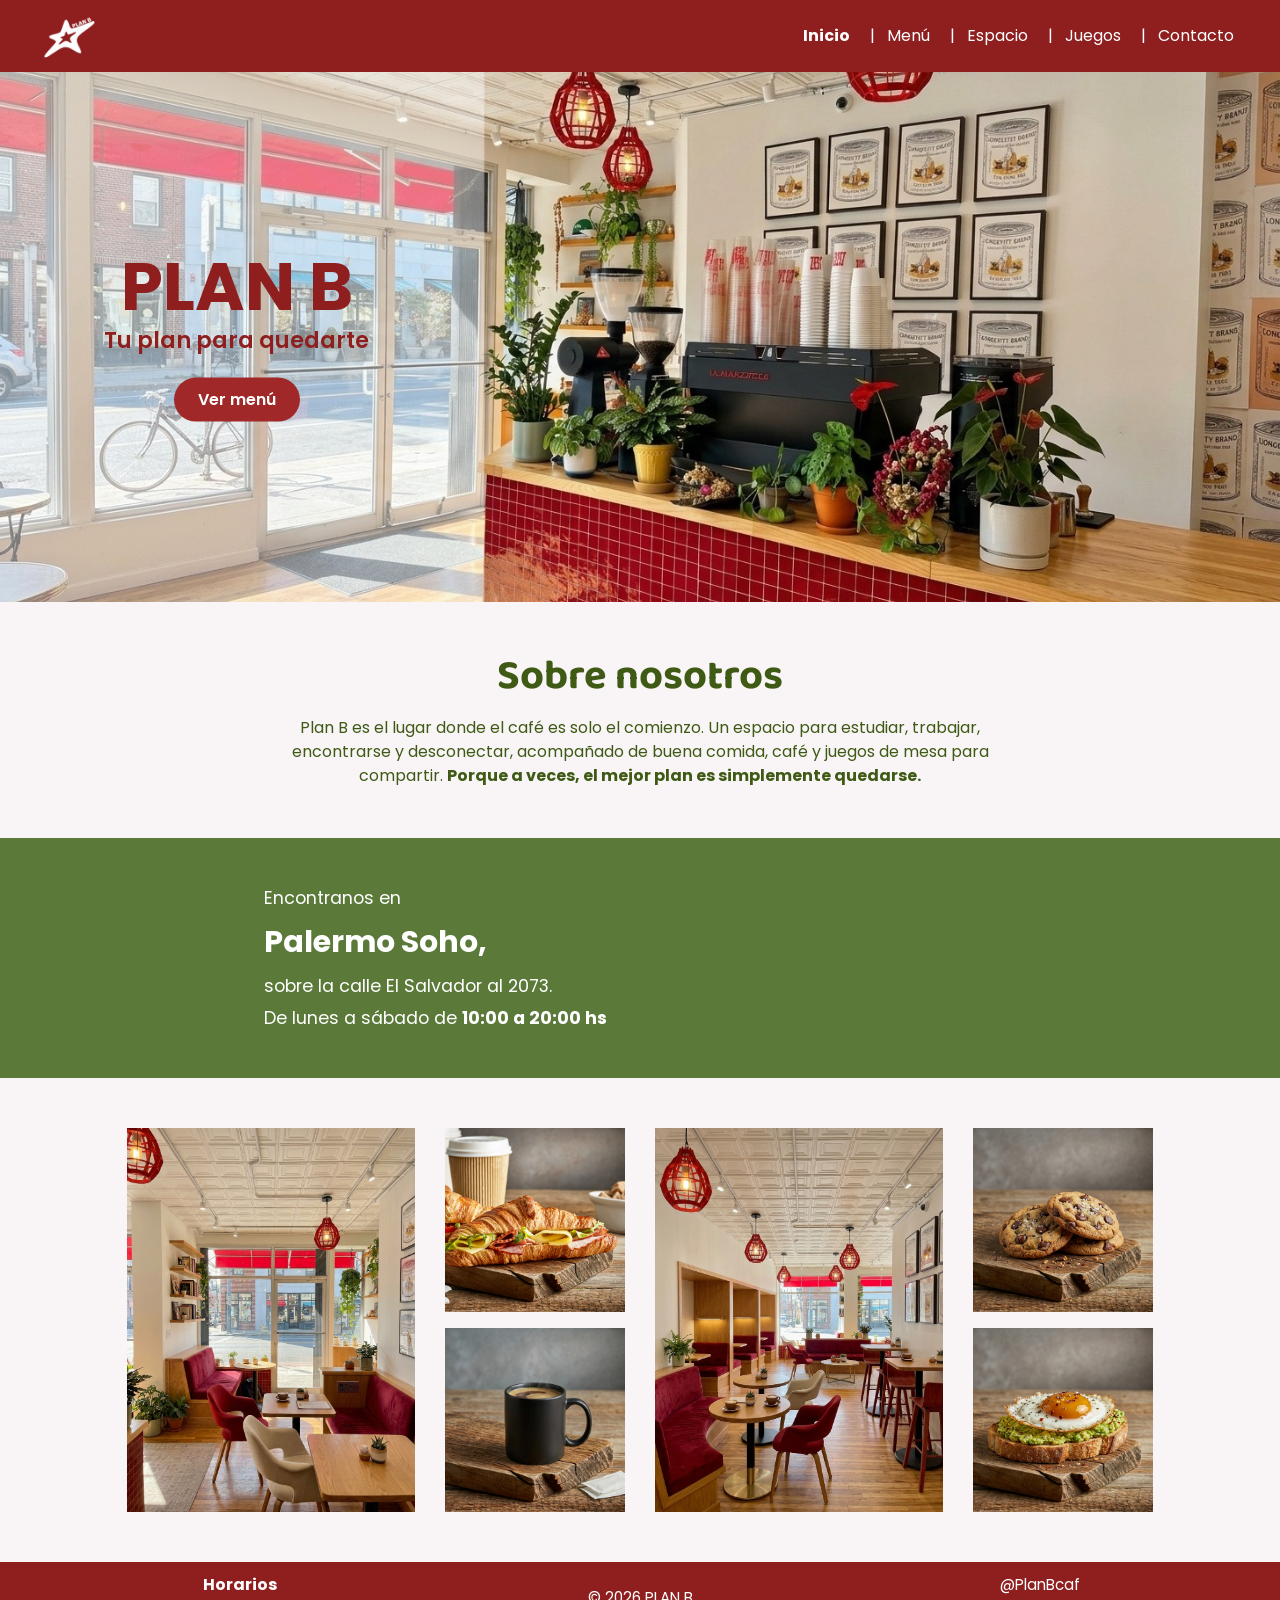
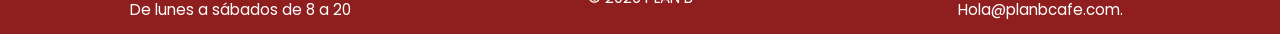
<file: index.html>
<!DOCTYPE html>
<html lang="es">
<head>
  <meta charset="UTF-8">
  <meta name="viewport" content="width=device-width, initial-scale=1.0">
  <title>Plan B | Tu plan para quedarte</title>
  <link rel="stylesheet" href="style.css">
</head>
<body>

  <header class="encabezado">
    <a href="index.html" class="logo">
      <img src="Imagenes/Logo.png" alt="Logo de Plan B">
    </a>
    <nav class="menu">
      <a href="index.html" class="activo">Inicio</a>
      <a href="menu.html">Menú</a>
      <a href="espacio.html">Espacio</a>
      <a href="juegos.html">Juegos</a>
      <a href="contacto.html">Contacto</a>
    </nav>
  </header>

    <main>

   <section class="hero" role="img" aria-label="Cafeteria principal">
  <div class="hero-texto">
    <h1>PLAN B</h1>
    <p>Tu plan para quedarte</p>
    <a href="menu.html" class="boton">Ver menú</a>
  </div>
</section>

    <section class="sobre-nosotros">
      <h2>Sobre nosotros</h2>
      <p>
        Plan B es el lugar donde el café es solo el comienzo. Un espacio para
        estudiar, trabajar, encontrarse y desconectar, acompañado de buena comida,
        café y juegos de mesa para compartir.
        <strong>Porque a veces, el mejor plan es simplemente quedarse.</strong>
      </p>
    </section>

    <section class="ubicacion">
      <div class="ubicacion-texto">
        <p>Encontranos en</p>
        <h3>Palermo Soho,</h3>
        <p>sobre la calle El Salvador al 2073.</p>
        <p>De lunes a sábado de <strong>10:00 a 20:00 hs</strong></p>
      </div>
      <div class="ubicacion-mapa">
     <div class="ubicacion-mapa">
  <iframe
    src="https://www.google.com/maps?q=El+Salvador+4600,+Palermo,+Buenos+Aires,+Argentina&z=17&output=embed"
    title="Mapa de ubicación de Plan B en Palermo Soho"
    loading="lazy"
    allowfullscreen></iframe>
</div>

    </section>

    <section class="galeria">
      <img src="Imagenes/Inicio/mesas2.jpg" alt="Epsacio" class="foto-alta">
      <div class="galeria-columna">
        <img src="Imagenes/Inicio/medialuna con jyq.jpg" alt="Croissant de jamón y queso">
        <img src="Imagenes/Inicio/cafe.jpg" alt="Taza de café negro">
      </div>
      <img src="Imagenes/Inicio/mesas1.jpg" alt="Mesas y ventanal de Plan B" class="foto-alta">
      <div class="galeria-columna">
        <img src="Imagenes/Inicio/cookies.jpg" alt="Cookies con chips de chocolate">
        <img src="Imagenes/Inicio/avocado toast.jpg" alt="Tostada con palta y huevo">
      </div>
    </section>

  </main>

  <footer class="pie">
    <div class="pie-horarios">
      <h4>Horarios</h4>
      <p>De lunes a sábados de 8 a 20</p>
    </div>
    <div class="pie-copy">
      <p>&copy; 2026 PLAN B</p>
    </div>
    <div class="pie-contacto">
      <p>@PlanBcaf</p>
      <p>Hola@planbcafe.com.</p>
    </div>
  </footer>

</body>
</html>
</file>
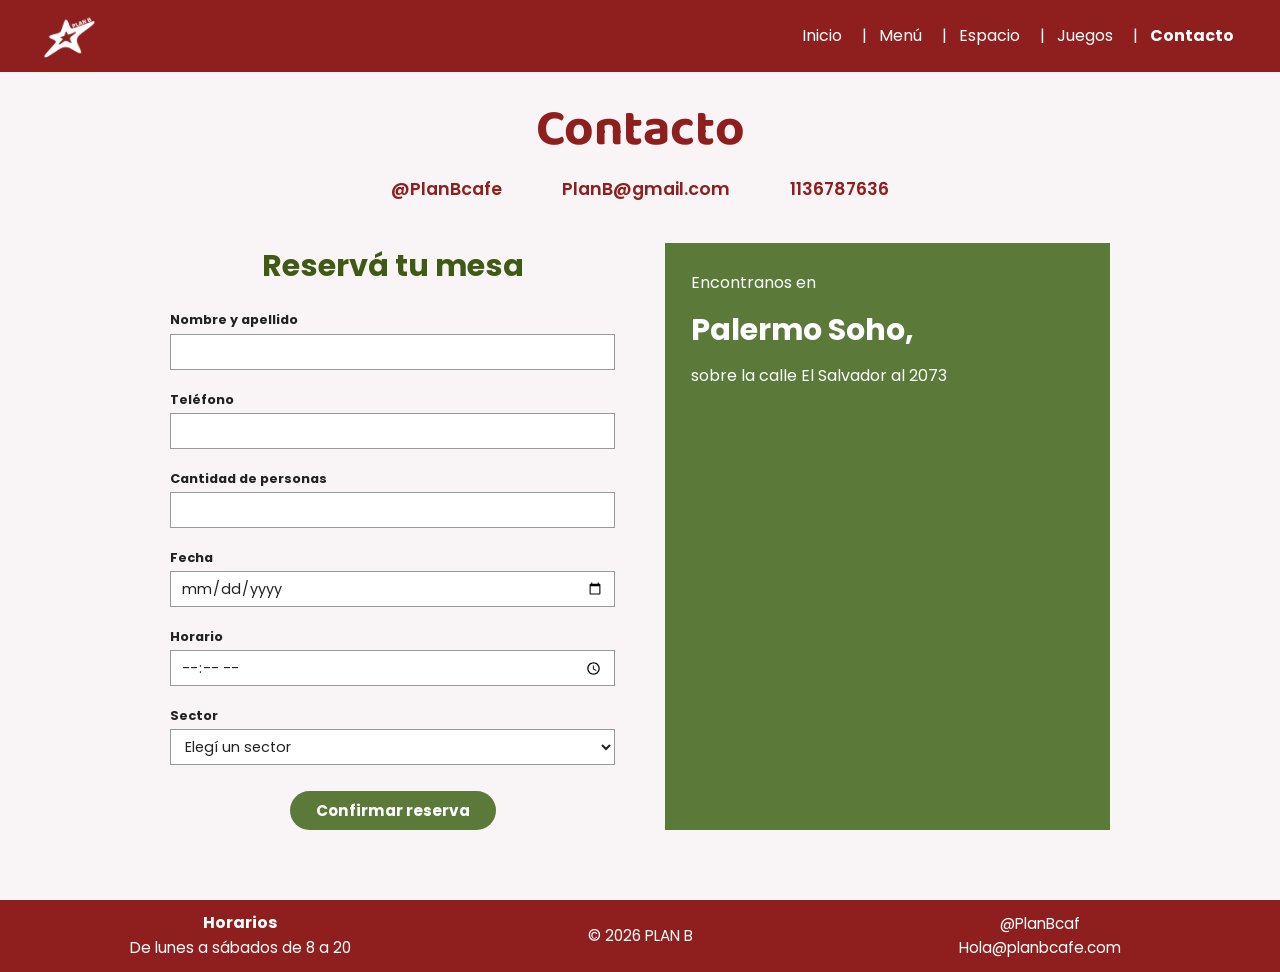
<file: Contacto.html>
<!DOCTYPE html>
<html lang="es">
<head>
  <meta charset="UTF-8">
  <meta name="viewport" content="width=device-width, initial-scale=1.0">
  <title>Contacto | Plan B</title>
  <link rel="stylesheet" href="style.css">
</head>
<body>

  <!-- ENCABEZADO (igual que en las otras páginas, pero "Contacto" queda activo) -->
  <header class="encabezado">
    <a href="index.html" class="logo">
      <img src="Imagenes/Logo.png" alt="Logo de Plan B">
    </a>
    <nav class="menu">
      <a href="index.html">Inicio</a>
      <a href="menu.html">Menú</a>
      <a href="espacio.html">Espacio</a>
      <a href="juegos.html">Juegos</a>
      <a href="contacto.html" class="activo">Contacto</a>
    </nav>
  </header>

  <main class="pagina-contacto">

    <h1 class="titulo-contacto">Contacto</h1>

    <!-- DATOS DE CONTACTO -->
    <ul class="datos-contacto">
      <li>@PlanBcafe</li>
      <li>PlanB@gmail.com</li>
      <li>1136787636</li>
    </ul>

    <div class="contacto-contenido">

      <!-- FORMULARIO DE RESERVA -->
      <section class="reserva">
        <h2>Reservá tu mesa</h2>

        <form id="form-reserva">

          <label for="nombre">Nombre y apellido</label>
          <input type="text" id="nombre" name="nombre" required>

          <label for="telefono">Teléfono</label>
          <input type="tel" id="telefono" name="telefono" required>

          <label for="personas">Cantidad de personas</label>
          <input type="number" id="personas" name="personas" min="1" max="12" required>

          <label for="fecha">Fecha</label>
          <input type="date" id="fecha" name="fecha" required>

          <label for="horario">Horario</label>
          <input type="time" id="horario" name="horario" min="08:00" max="20:00" required>

          <label for="sector">Sector</label>
          <select id="sector" name="sector" required>
            <option value="" disabled selected>Elegí un sector</option>
            <option value="Salón">Estudio/trabajo</option>
            <option value="Ventanal">Juegos</option>
          </select>

          <button type="submit" class="boton-reserva">Confirmar reserva</button>

          <!-- Mensaje que aparece al confirmar -->
          <p id="mensaje-reserva" class="mensaje-reserva" role="status" hidden></p>
        </form>
      </section>

      <!-- UBICACIÓN -->
      <aside class="ubicacion-contacto">
        <p>Encontranos en</p>
        <h3>Palermo Soho,</h3>
        <p>sobre la calle El Salvador al 2073</p>
        <iframe
          class="mapa"
          src="https://www.google.com/maps?q=El+Salvador+4600,+Palermo,+Buenos+Aires,+Argentina&z=17&output=embed"
          title="Mapa de ubicación de Plan B en Palermo Soho"
          loading="lazy"
          allowfullscreen></iframe>
      </aside>

    </div>

  </main>

  <!-- PIE DE PÁGINA (igual que en las otras páginas) -->
  <footer class="pie">
    <div class="pie-horarios">
      <h4>Horarios</h4>
      <p>De lunes a sábados de 8 a 20</p>
    </div>
    <div class="pie-copy">
      <p>&copy; 2026 PLAN B</p>
    </div>
    <div class="pie-contacto">
      <p>@PlanBcaf</p>
      <p>Hola@planbcafe.com</p>
    </div>
  </footer>

  <script>
    const formulario = document.getElementById("form-reserva");
    const mensaje = document.getElementById("mensaje-reserva");
    const campoFecha = document.getElementById("fecha");

    // No permite elegir fechas pasadas
    campoFecha.min = new Date().toISOString().split("T")[0];

    formulario.addEventListener("submit", function (evento) {
      evento.preventDefault();   // evita que la página se recargue

      const nombre = document.getElementById("nombre").value;
      mensaje.textContent = "¡Reserva exitosa! Te esperamos, " + nombre + ".";
      mensaje.hidden = false;

      formulario.reset();        // vacía los campos
    });
  </script>

</body>
</html>
</file>
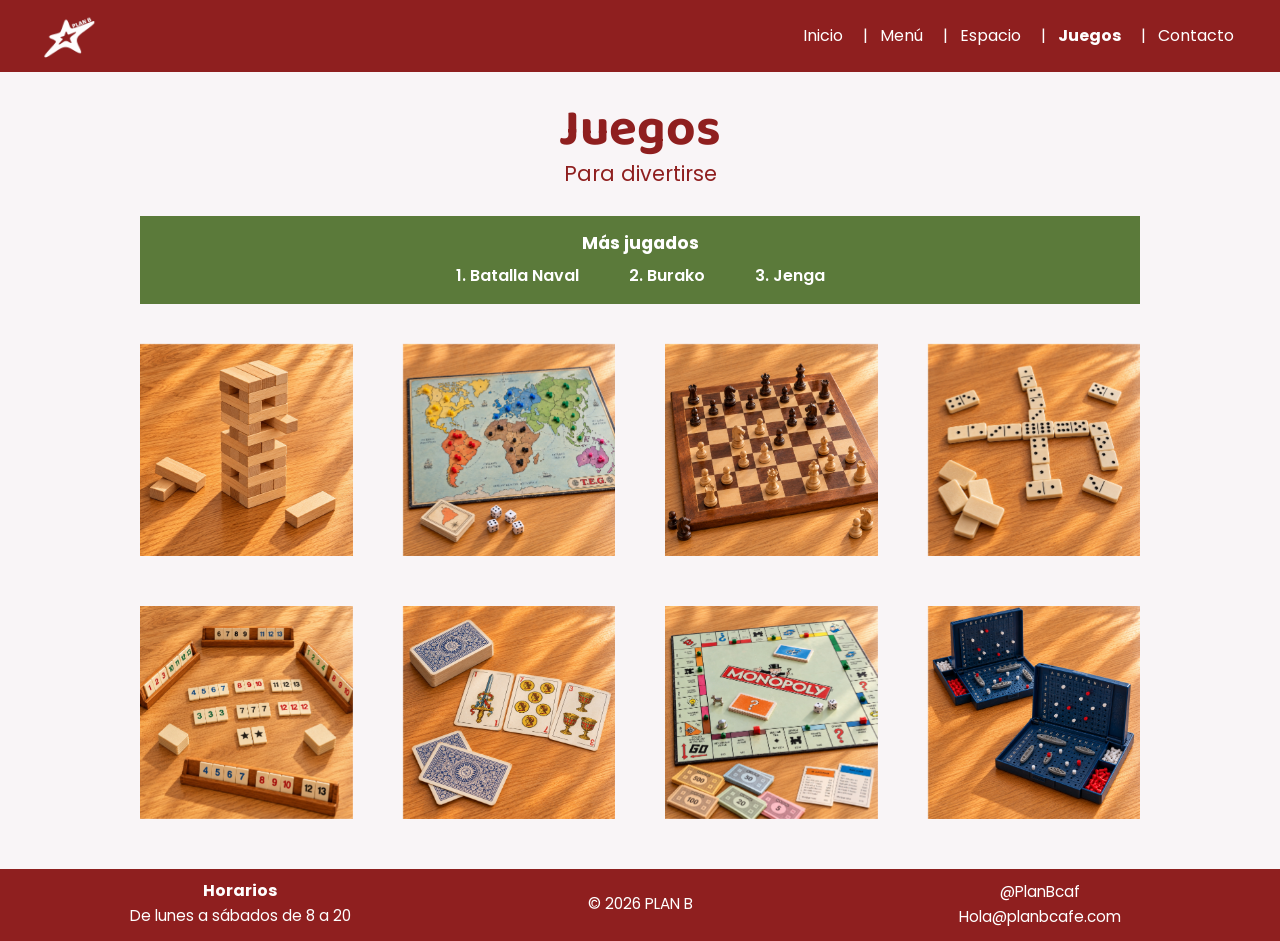
<file: Juegos.html>
<!DOCTYPE html>
<html lang="es">
<head>
  <meta charset="UTF-8">
  <meta name="viewport" content="width=device-width, initial-scale=1.0">
  <title>Juegos | Plan B</title>
  <link rel="stylesheet" href="style.css">
</head>
<body>

  <!-- ENCABEZADO (igual que en las otras páginas, pero "Juegos" queda activo) -->
  <header class="encabezado">
    <a href="index.html" class="logo">
      <img src="Imagenes/Logo.png" alt="Logo de Plan B">
    </a>
    <nav class="menu">
      <a href="index.html">Inicio</a>
      <a href="menu.html">Menú</a>
      <a href="espacio.html">Espacio</a>
      <a href="juegos.html" class="activo">Juegos</a>
      <a href="contacto.html">Contacto</a>
    </nav>
  </header>

  <main class="pagina-juegos">

    <h1 class="titulo-juegos">Juegos</h1>
    <p class="subtitulo-juegos">Para divertirse</p>

    <!-- MÁS JUGADOS -->
    <section class="mas-jugados">
      <h2>Más jugados</h2>
      <ol>
        <li>Batalla Naval</li>
        <li>Burako</li>
        <li>Jenga</li>
      </ol>
    </section>

    <!-- GRILLA DE JUEGOS: cada .juego es una tarjeta que se da vuelta -->
    <section class="grilla-juegos">

      <article class="juego" tabindex="0">
        <div class="juego-interior">
          <div class="juego-frente">
            <img src="Imagenes/Juegos de mesa/yenga.jpeg" alt="Jenga">
          </div>
          <div class="juego-dorso">
            <h3>Jenga</h3>
            <p>Duración: 15/20 mins</p>
            <p>Mínimo de jugadores: 2</p>
            <p>Máximo de jugadores: 8</p>
          </div>
        </div>
      </article>

      <article class="juego" tabindex="0">
        <div class="juego-interior">
          <div class="juego-frente">
            <img src="Imagenes/Juegos de mesa/teg.jpeg" alt="TEG">
          </div>
          <div class="juego-dorso">
            <h3>TEG</h3>
            <p>Duración: 90/120 mins</p>
            <p>Mínimo de jugadores: 2</p>
            <p>Máximo de jugadores: 6</p>
          </div>
        </div>
      </article>

      <article class="juego" tabindex="0">
        <div class="juego-interior">
          <div class="juego-frente">
            <img src="Imagenes/Juegos de mesa/ajedrez.jpeg" alt="Ajedrez">
          </div>
          <div class="juego-dorso">
            <h3>Ajedrez</h3>
            <p>Duración: 30/40 mins</p>
            <p>Mínimo de jugadores: 2</p>
            <p>Máximo de jugadores: 2</p>
          </div>
        </div>
      </article>

      <article class="juego" tabindex="0">
        <div class="juego-interior">
          <div class="juego-frente">
            <img src="Imagenes/Juegos de mesa/domino.jpeg" alt="Dominó">
          </div>
          <div class="juego-dorso">
            <h3>Dominó</h3>
            <p>Duración: 20/30 mins</p>
            <p>Mínimo de jugadores: 2</p>
            <p>Máximo de jugadores: 4</p>
          </div>
        </div>
      </article>

      <article class="juego" tabindex="0">
        <div class="juego-interior">
          <div class="juego-frente">
            <img src="Imagenes/Juegos de mesa/bruako.jpeg" alt="Burako">
          </div>
          <div class="juego-dorso">
            <h3>Burako</h3>
            <p>Duración: 60/90 mins</p>
            <p>Mínimo de jugadores: 2</p>
            <p>Máximo de jugadores: 4</p>
          </div>
        </div>
      </article>

      <article class="juego" tabindex="0">
        <div class="juego-interior">
          <div class="juego-frente">
            <img src="Imagenes/Juegos de mesa/cartas.jpeg" alt="Cartas españolas">
          </div>
          <div class="juego-dorso">
            <h3>Cartas españolas</h3>
            <p>Duración: 20/40 mins</p>
            <p>Mínimo de jugadores: 2</p>
            <p>Máximo de jugadores: 6</p>
          </div>
        </div>
      </article>

      <article class="juego" tabindex="0">
        <div class="juego-interior">
          <div class="juego-frente">
            <img src="Imagenes/Juegos de mesa/monopoly.jpeg" alt="Monopoly">
          </div>
          <div class="juego-dorso">
            <h3>Monopoly</h3>
            <p>Duración: 90/120 mins</p>
            <p>Mínimo de jugadores: 2</p>
            <p>Máximo de jugadores: 6</p>
          </div>
        </div>
      </article>

      <article class="juego" tabindex="0">
        <div class="juego-interior">
          <div class="juego-frente">
            <img src="Imagenes/Juegos de mesa/batalla naval.jpeg" alt="Batalla Naval">
          </div>
          <div class="juego-dorso">
            <h3>Batalla Naval</h3>
            <p>Duración: 20/30 mins</p>
            <p>Mínimo de jugadores: 2</p>
            <p>Máximo de jugadores: 2</p>
          </div>
        </div>
      </article>

    </section>

  </main>

  <!-- PIE DE PÁGINA (igual que en las otras páginas) -->
  <footer class="pie">
    <div class="pie-horarios">
      <h4>Horarios</h4>
      <p>De lunes a sábados de 8 a 20</p>
    </div>
    <div class="pie-copy">
      <p>&copy; 2026 PLAN B</p>
    </div>
    <div class="pie-contacto">
      <p>@PlanBcaf</p>
      <p>Hola@planbcafe.com</p>
    </div>
  </footer>

</body>
</html>
</file>
<file: style.css>
@import url("https://fonts.googleapis.com/css2?family=Baloo+2:wght@700&family=Poppins:wght@400;500;600;700&display=swap");

/* ---------- Variables y base ---------- */
:root {
  --rojo: #8f1f1f;
  --rojo-boton: #a02828;
  --verde: #5b7a3a;
  --verde-oscuro: #3e5a14;
  --fondo: #f9f5f7;
  --blanco: #ffffff;
}

* {
  box-sizing: border-box;
}

body {
  margin: 0;
  font-family: "Poppins", Arial, sans-serif;
  background-color: var(--fondo);
  color: var(--verde-oscuro);
  line-height: 1.5;
}

img {
  display: block;
  max-width: 100%;
}

a {
  text-decoration: none;
}

/* ---------- Encabezado ---------- */
.encabezado {
  display: flex;
  justify-content: space-between;
  align-items: center;
  background-color: var(--rojo);
  padding: 0 40px;
  height: 72px;
}

.logo img {
  height: 56px;
  width: auto;
}

.menu {
  display: flex;
  gap: 8px;
}

.menu a {
  color: var(--blanco);
  font-size: 1rem;
  padding: 4px 6px;
}

/* Separador "|" entre links */
.menu a + a::before {
  content: "|";
  margin-right: 12px;
  font-weight: 400;
}

.menu a.activo {
  font-weight: 700;
}

.menu a:hover {
  text-decoration: underline;
}

/* ---------- Hero ---------- */
.hero {
  position: relative;
  width: 100%;
  height: 530px;          /* alto fijo siempre */
  overflow: hidden;
  background-image: url("Imagenes/Inicio/cafeteria principal.jpg");
  background-size: cover;
  background-position: left center;  /* la parte blanca queda siempre a la izquierda */
  background-repeat: no-repeat;
}

/* Bloque de texto: centrado sobre la parte blanca de la imagen */
.hero-texto {
  position: absolute;
  top: 50%;
  left: 0;
  width: min(100%, max(420px, 37%));   /* ancho de la zona blanca */
  transform: translateY(-50%);
  display: flex;
  flex-direction: column;
  align-items: center;       /* centra título, subtítulo y botón entre sí */
  text-align: center;
  color: var(--rojo);
}

.hero-texto h1 {
  margin: 0;
  font-size: 4.2rem;
  font-weight: 700;
  line-height: 1;
}

.hero-texto p {
  margin: 4px 0 20px;
  font-size: 1.4rem;
  font-weight: 600;
}

.boton {
  display: inline-block;
  background-color: var(--rojo-boton);
  color: var(--blanco);
  font-weight: 600;
  padding: 10px 24px;
  border-radius: 30px;
  transition: background-color 0.2s;
}

.boton:hover {
  background-color: #6e1515;
}

/* ---------- Sobre nosotros ---------- */
.sobre-nosotros {
  max-width: 820px;
  margin: 0 auto;
  padding: 50px 20px;
  text-align: center;
}

.sobre-nosotros h2 {
  margin: 0 0 14px;
  font-family: "Baloo 2", "Poppins", sans-serif;
  font-size: 2.6rem;
  color: var(--verde-oscuro);
  line-height: 1.2;
}

.sobre-nosotros p {
  margin: 0;
  font-size: 1rem;
}

/* ---------- Ubicación ---------- */
.ubicacion {
  display: flex;
  justify-content: center;
  align-items: center;
  gap: 70px;
  background-color: var(--verde);
  color: var(--blanco);
  padding: 20px 40px;
}

.ubicacion-texto p {
  margin: 6px 0;
  font-size: 1.1rem;
}

.ubicacion-texto h3 {
  margin: 8px 0;
  font-size: 1.9rem;
  font-weight: 700;
}

.ubicacion-mapa iframe {
  display: block;
  width: 340px;
  height: 200px;
  border: 0;
}

/* ---------- Galería ---------- */
.galeria {
  display: grid;
  /* Siempre 4 columnas con las proporciones del mockup (288 : 180 : 288 : 180) */
  grid-template-columns: 288fr 180fr 288fr 180fr;
  column-gap: clamp(6px, 2.5vw, 30px);
  max-width: 1086px;         /* en pantallas grandes se queda en este tamaño */
  margin: 0 auto;            /* y queda centrada */
  padding: 50px 30px;
}

/* Fotos altas: proporción fija 3:4 (288 x 384), se achican parejo en el celular */
.galeria .foto-alta {
  width: 100%;
  height: auto;
  aspect-ratio: 3 / 4;
  object-fit: cover;
  object-position: center;
}

/* Columnas de fotos chicas: dos fotos apiladas que ocupan el mismo alto que las altas */
.galeria-columna {
  display: flex;
  flex-direction: column;
  gap: clamp(4px, 1.5vw, 16px);
  min-height: 0;
}

.galeria-columna img {
  flex: 1 1 0;
  width: 100%;
  height: 0;                 /* el alto se reparte entre las dos fotos */
  min-height: 0;
  object-fit: cover;
  object-position: center;
}

@media (max-width: 600px) {
  .galeria {
    padding: 30px 12px;
  }
}

/* ---------- Footer ---------- */
.pie {
  display: grid;
  grid-template-columns: 1fr 1fr 1fr;
  align-items: center;
  text-align: center;
  background-color: var(--rojo);
  color: var(--blanco);
  width: 100%;
  min-height: 72px;      /* mismo alto que el header */
  padding: 0 40px;       /* mismos costados que el header */
}

.pie h4 {
  margin: 0;
  font-size: 1rem;
  font-weight: 700;
}

.pie p {
  margin: 2px 0;
  font-size: 0.95rem;
}

/* ---------- Responsive ---------- */
@media (max-width: 900px) {
  .encabezado {
    padding: 0 16px;
  }

  .menu a {
    font-size: 0.85rem;
  }




  .ubicacion {
    flex-direction: column;
    gap: 24px;
    padding: 30px 20px;
    text-align: center;
  }

  .ubicacion-mapa iframe {
    width: 100%;
    max-width: 340px;
  }

  .pie {
    grid-template-columns: 1fr;
    gap: 14px;
    padding: 16px;
  }
}


/* =========================================================
   PÁGINA DE MENÚ
   ========================================================= */

.pagina-menu {
  padding-top: 30px;
}

/* ---------- Título ---------- */
.titulo-menu {
  margin: 0 0 22px;
  text-align: center;
  font-family: "Baloo 2", "Poppins", sans-serif;
  font-size: 3.2rem;
  line-height: 1.1;
  color: var(--rojo);
}

/* ---------- Categorías (botones) ---------- */
.categorias {
  display: flex;
  justify-content: center;
  flex-wrap: wrap;
  gap: 30px;
  margin-bottom: 40px;
  padding: 0 20px;
}

.categoria {
  font-family: "Poppins", Arial, sans-serif;
  font-size: 0.9rem;
  font-weight: 500;
  color: var(--rojo);
  background-color: var(--blanco);
  border: 2px solid var(--rojo);
  padding: 6px 28px;
  cursor: pointer;
  transition: background-color 0.2s, color 0.2s;
}

.categoria:hover {
  background-color: #f3dede;
}

.categoria.activo {
  background-color: var(--rojo);
  color: var(--blanco);
  font-weight: 700;
}

/* ---------- Contenido: lista + cajas verdes ---------- */
.menu-contenido {
  display: grid;
  grid-template-columns: 1fr 250px;
  gap: 60px;
  align-items: start;
  max-width: 1000px;
  margin: 0 auto;
  padding: 0 30px 50px;
}

/* ---------- Productos ---------- */
.lista-productos {
  display: flex;
  flex-direction: column;
  gap: 24px;
}

.producto {
  display: grid;
  grid-template-columns: 165px 1fr 90px;
  align-items: center;
  gap: 28px;
  color: #222;
}

.producto img {
  width: 165px;
  height: 168px;
  object-fit: cover;
}

.producto-info h3 {
  margin: 0 0 6px;
  font-size: 0.95rem;
  font-weight: 700;
}

.producto-info p {
  margin: 0;
  font-size: 0.85rem;
  color: #444;
}

.precio {
  font-weight: 700;
  font-size: 0.95rem;
  text-align: right;
}

/* ---------- Recomendados / Más pedidos ---------- */
.destacados {
  display: flex;
  flex-direction: column;
  gap: 40px;
}

.caja-destacados {
  background-color: var(--verde);
  color: var(--blanco);
  text-align: center;
  padding: 14px 20px 20px;
}

.caja-destacados h2 {
  margin: 0 0 14px;
  font-size: 1.1rem;
  font-weight: 700;
}

.caja-destacados figure {
  margin: 0 0 14px;
}

.caja-destacados figure:last-child {
  margin-bottom: 0;
}

.caja-destacados img {
  width: 145px;
  height: 145px;
  object-fit: cover;
  margin: 0 auto;
}

.caja-destacados figcaption {
  margin-top: 8px;
  font-size: 0.85rem;
  font-weight: 700;
  text-transform: uppercase;
  letter-spacing: 0.5px;
}

/* ---------- Promociones ---------- */
.promociones {
  background-color: var(--verde);
  color: var(--blanco);
  text-align: center;
  padding: 22px 20px 12px;
}

.promociones h2 {
  margin: 0 0 14px;
  font-size: 1.4rem;
  font-weight: 700;
}

.promo {
  margin-bottom: 14px;
}

.promo h3 {
  margin: 0;
  font-size: 1rem;
  font-weight: 700;
}

.promo h3 span {
  font-weight: 400;
}

.promo p {
  margin: 2px 0 0;
  font-size: 0.95rem;
}

/* ---------- Menú: celular ---------- */
@media (max-width: 800px) {
  .titulo-menu {
    font-size: 2.4rem;
  }

  .categorias {
    gap: 10px;
  }

  .categoria {
    padding: 6px 16px;
    font-size: 0.8rem;
  }

  .menu-contenido {
    grid-template-columns: 1fr;
    gap: 36px;
    padding: 0 16px 36px;
  }

  .producto {
    grid-template-columns: 100px 1fr auto;
    gap: 14px;
  }

  .producto img {
    width: 100px;
    height: 102px;
  }

  .destacados {
    flex-direction: row;
    gap: 16px;
  }

  .caja-destacados {
    flex: 1;
    padding: 12px 10px 16px;
  }

  .caja-destacados img {
    width: 100%;
    max-width: 145px;
    height: auto;
    aspect-ratio: 1 / 1;
  }
}


/* =========================================================
   PÁGINA DE JUEGOS
   ========================================================= */

.pagina-juegos {
  padding: 30px 0 50px;
}

/* ---------- Títulos ---------- */
.titulo-juegos {
  margin: 0;
  text-align: center;
  font-family: "Baloo 2", "Poppins", sans-serif;
  font-size: 3.2rem;
  line-height: 1.1;
  color: var(--rojo);
}

.subtitulo-juegos {
  margin: 0 0 26px;
  text-align: center;
  font-size: 1.3rem;
  color: var(--rojo);
}

/* ---------- Más jugados ---------- */
.mas-jugados {
  max-width: 1000px;
  margin: 0 auto 40px;
  padding: 14px 20px 16px;
  background-color: var(--verde);
  color: var(--blanco);
  text-align: center;
}

.mas-jugados h2 {
  margin: 0 0 8px;
  font-size: 1.1rem;
  font-weight: 700;
}

.mas-jugados ol {
  display: flex;
  justify-content: center;
  flex-wrap: wrap;
  gap: 14px 50px;
  margin: 0;
  padding: 0;
  list-style-position: inside;   /* deja el número pegado al nombre */
  font-weight: 600;
}

/* ---------- Grilla de juegos ---------- */
.grilla-juegos {
  display: grid;
  grid-template-columns: repeat(4, 1fr);
  gap: clamp(16px, 5vw, 50px);   /* misma distancia entre fotos, a los lados y arriba/abajo */
  max-width: 1000px;             /* mismo ancho que el rectángulo verde */
  margin: 0 auto;
  padding: 0;                    /* sin espacio extra: queda alineada con el verde */
}

/* ---------- Tarjeta que se da vuelta ---------- */
.juego {
  perspective: 1000px;           /* da el efecto 3D */
  aspect-ratio: 1 / 1;           /* tarjeta cuadrada */
  outline: none;
  cursor: pointer;
}

.juego-interior {
  position: relative;
  width: 100%;
  height: 100%;
  transition: transform 0.6s;
  transform-style: preserve-3d;
}

/* Al pasar el cursor (o tocar en el celular) la tarjeta gira */
.juego:hover .juego-interior,
.juego:focus .juego-interior {
  transform: rotateY(180deg);
}

.juego-frente,
.juego-dorso {
  position: absolute;
  inset: 0;
  -webkit-backface-visibility: hidden;   /* para Safari */
  backface-visibility: hidden;           /* oculta el lado de atrás */
}

.juego-frente img {
  width: 100%;
  height: 100%;
  object-fit: cover;
}

.juego-dorso {
  transform: rotateY(180deg);
  display: flex;
  flex-direction: column;
  justify-content: center;
  align-items: center;
  gap: 8px;
  padding: 16px;
  background-color: var(--rojo);
  color: var(--blanco);
  text-align: center;
}

.juego-dorso h3 {
  margin: 0 0 6px;
  font-size: 1.3rem;
  font-weight: 600;
}

.juego-dorso p {
  margin: 0;
  font-size: 0.8rem;
  font-weight: 600;
}

/* ---------- Juegos: celular ---------- */
@media (max-width: 700px) {
  .titulo-juegos {
    font-size: 2.4rem;
  }

  .mas-jugados {
    margin: 0 16px 30px;
  }

  .grilla-juegos {
    grid-template-columns: repeat(2, 1fr);
    margin: 0 16px;
  }
}


/* =========================================================
   PÁGINA DE CONTACTO
   ========================================================= */

.pagina-contacto {
  padding: 30px 0 0;
}

/* ---------- Título ---------- */
.titulo-contacto {
  margin: 0 0 18px;
  text-align: center;
  font-family: "Baloo 2", "Poppins", sans-serif;
  font-size: 3.2rem;
  line-height: 1.1;
  color: var(--rojo);
}

/* ---------- Datos de contacto ---------- */
.datos-contacto {
  display: flex;
  justify-content: center;
  flex-wrap: wrap;
  gap: 14px 60px;
  margin: 0 0 40px;
  padding: 0 20px;
  list-style: none;
  font-size: 1.1rem;
  font-weight: 600;
  color: var(--rojo);
}

/* ---------- Contenido: formulario + ubicación ---------- */
.contacto-contenido {
  display: grid;
  grid-template-columns: 1fr 1fr;
  gap: 50px;
  align-items: stretch;   /* las dos columnas terminan a la misma altura */
  max-width: 1000px;
  margin: 0 auto 70px;    /* espacio en blanco antes del footer */
  padding: 0 30px;
}

/* ---------- Formulario ---------- */
.reserva h2 {
  margin: 0 0 22px;
  text-align: center;
  font-size: 1.9rem;
  font-weight: 700;
  color: var(--verde-oscuro);
}

.reserva form {
  display: flex;
  flex-direction: column;
}

.reserva label {
  margin-bottom: 4px;
  font-size: 0.8rem;
  font-weight: 700;
  color: #222;
}

.reserva input,
.reserva select {
  width: 100%;
  height: 36px;
  margin-bottom: 20px;
  padding: 0 10px;
  font-family: "Poppins", Arial, sans-serif;
  font-size: 0.9rem;
  color: #222;
  background-color: var(--blanco);
  border: 1px solid #999;
  border-radius: 0;
}

.reserva input:focus,
.reserva select:focus {
  outline: 2px solid var(--verde);
  border-color: var(--verde);
}

.boton-reserva {
  align-self: center;
  margin-top: 6px;
  padding: 8px 26px;
  font-family: "Poppins", Arial, sans-serif;
  font-size: 0.95rem;
  font-weight: 700;
  color: var(--blanco);
  background-color: var(--verde);
  border: none;
  border-radius: 30px;
  cursor: pointer;
  transition: background-color 0.2s;
}

.boton-reserva:hover {
  background-color: var(--verde-oscuro);
}

.mensaje-reserva {
  margin: 18px 0 0;
  padding: 12px 16px;
  text-align: center;
  font-weight: 600;
  color: var(--verde-oscuro);
  background-color: #e4efd8;
  border: 1px solid var(--verde);
}

/* El atributo hidden oculta el mensaje hasta que se confirma la reserva */
.mensaje-reserva[hidden] {
  display: none;
}

/* ---------- Caja verde de ubicación ---------- */
.ubicacion-contacto {
  display: flex;
  flex-direction: column;   /* el mapa ocupa todo el espacio que sobra */
  padding: 28px 26px;
  background-color: var(--verde);
  color: var(--blanco);
}

.ubicacion-contacto p {
  margin: 0;
  font-size: 1rem;
}

.ubicacion-contacto h3 {
  margin: 12px 0;
  font-size: 1.9rem;
  font-weight: 700;
}

.ubicacion-contacto .mapa {
  flex: 1;                  /* se estira hasta el final de la caja verde */
  width: 100%;
  min-height: 260px;
  margin-top: 22px;
  border: 0;
}

/* ---------- Contacto: celular ---------- */
@media (max-width: 800px) {
  .titulo-contacto {
    font-size: 2.4rem;
  }

  .datos-contacto {
    flex-direction: column;
    align-items: center;
    gap: 10px;
  }

  .contacto-contenido {
    grid-template-columns: 1fr;
    gap: 36px;
    padding: 0 16px;
  }
}
</file>
